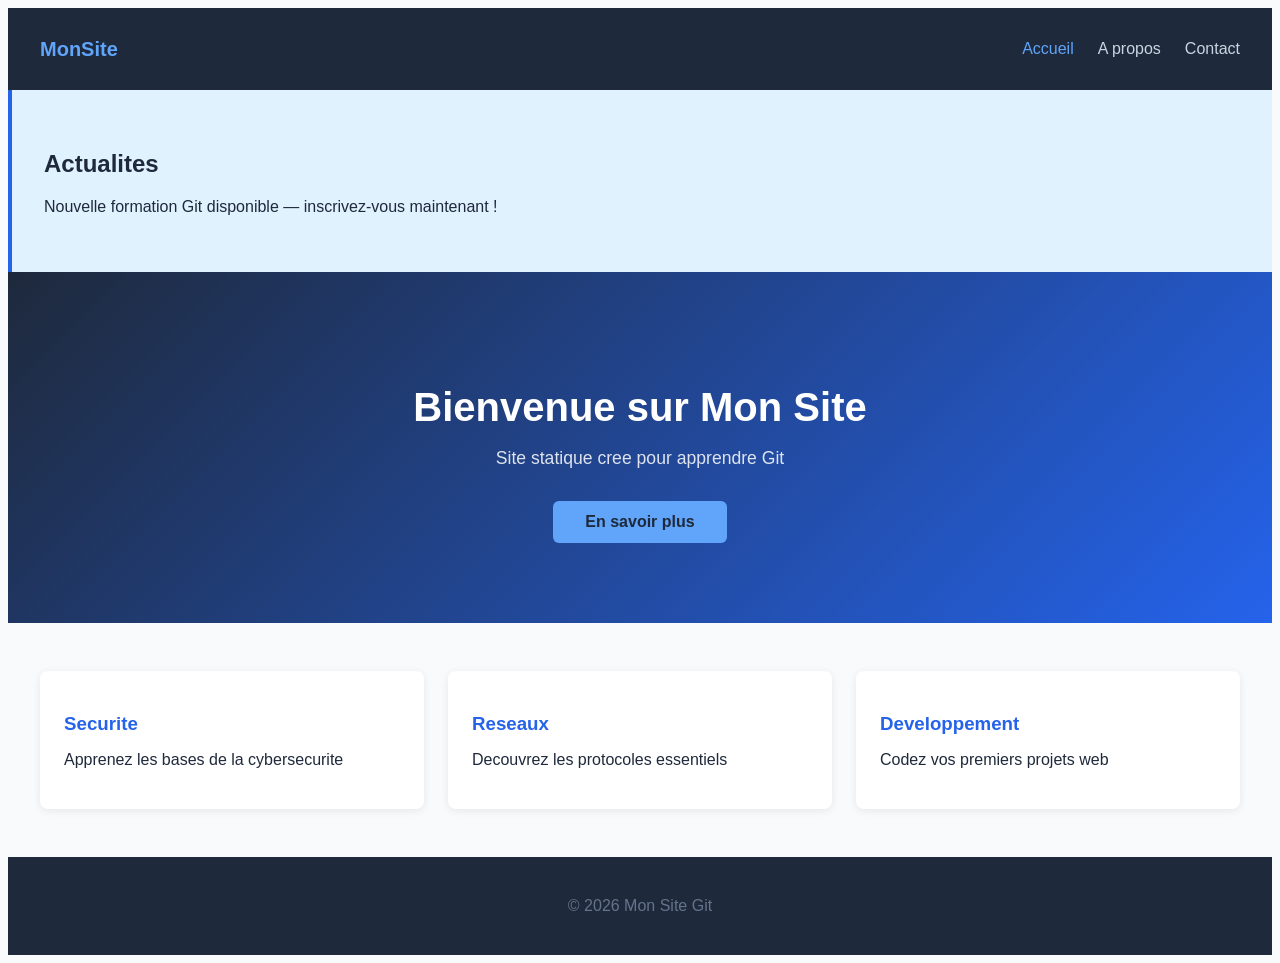
<file: index.html>
<!DOCTYPE html>
<html lang="fr">

<head>
    <meta charset="UTF-8">
    <meta name="viewport" content="width=device-width, initial-scale=1.0">
    <title>Mon Site Git</title>
    <link rel="stylesheet" href="css/style.css">
</head>

<body>
    <nav class="navbar">
        <span class="logo">MonSite</span>
        <ul>
            <li><a href="index.html" class="active">Accueil</a></li>
            <li><a href="about.html">A propos</a></li>
            <li><a href="contact.html">Contact</a></li>
        </ul>
    </nav>
    <main>
        <section class="news">
            <h2>Actualites</h2>
            <p>Nouvelle formation Git disponible — inscrivez-vous maintenant !</p>
        </section>
        <section class="hero">
            <h1>Bienvenue sur Mon Site</h1>
            <p>Site statique cree pour apprendre Git</p>
            <a href="about.html" class="btn">En savoir plus</a>
        </section>
        <section class="cards">
            <div class="card">
                <h3>Securite</h3>
                <p>Apprenez les bases de la cybersecurite</p>
            </div>
            <div class="card">
                <h3>Reseaux</h3>
                <p>Decouvrez les protocoles essentiels</p>
            </div>
            <div class="card">
                <h3>Developpement</h3>
                <p>Codez vos premiers projets web</p>
            </div>
        </section>
    </main>
    <footer>
        <p>&copy; <span id="year"></span> Mon Site Git</p>
    </footer>
    <script src="js/main.js"></script>
</body>

</html>
</file>
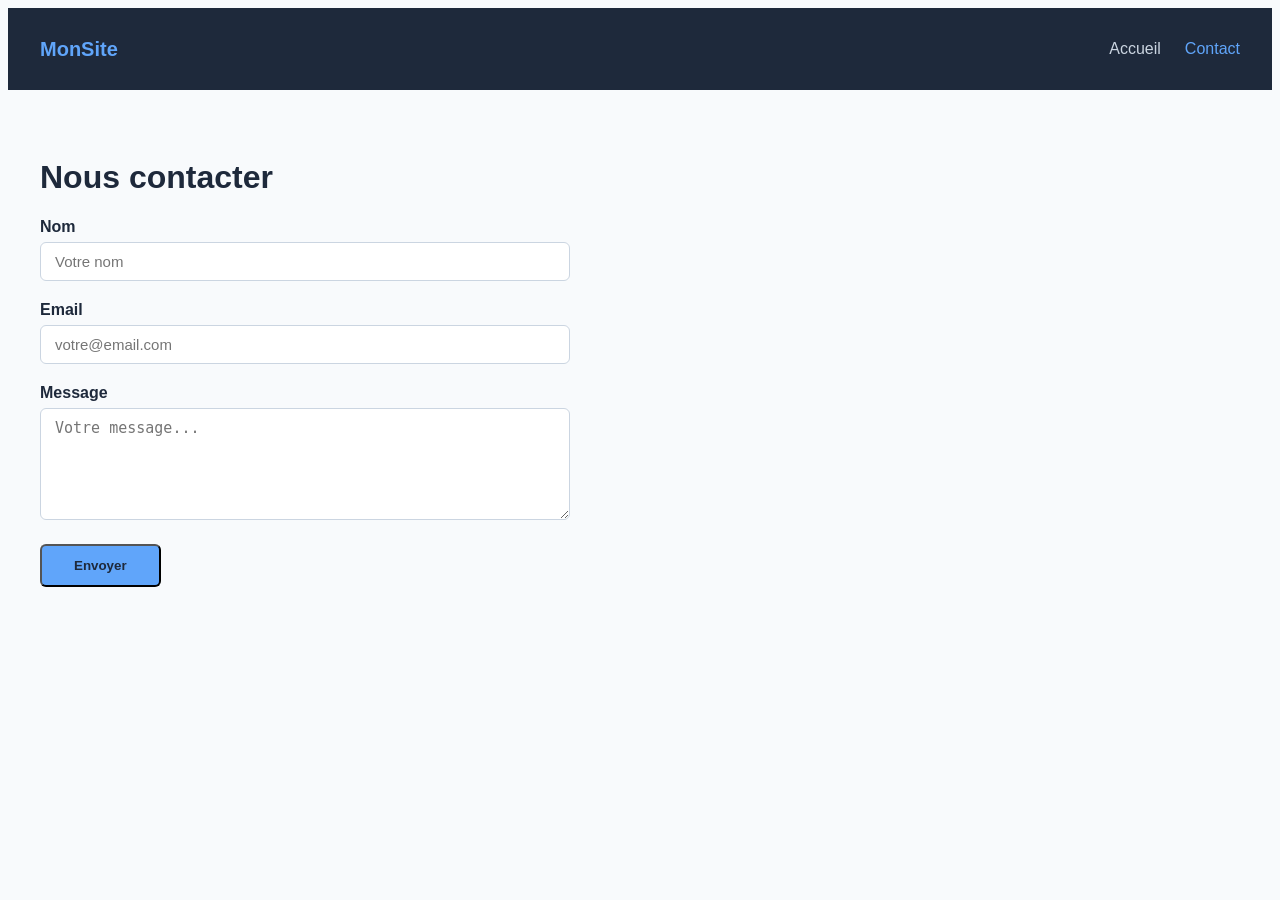
<file: contact.html>
<!DOCTYPE html>
<html lang="fr">

<head>
    <meta charset="UTF-8">
    <title>Contact</title>
    <link rel="stylesheet" href="css/style.css">
</head>

<body>
    <nav class="navbar">
        <span class="logo">MonSite</span>
        <ul>
            <li><a href="index.html">Accueil</a></li>
            <li><a href="contact.html" class="active">Contact</a></li>
        </ul>
    </nav>
    <main style="padding: 48px 32px;">
        <h1>Nous contacter</h1>
        <div id="success-msg" style="display:none; color:green; margin:16px 0;">
            Message envoye avec succes !
        </div>
        <div id="error-msg" style="display:none; color:red; margin:16px 0;"></div>
        <form id="contactForm" style="max-width:500px;">
            <div class="form-group">
                <label>Nom</label>
                <input type="text" id="name" placeholder="Votre nom">
            </div>
            <div class="form-group">
                <label>Email</label>
                <input type="email" id="email" placeholder="votre@email.com">
            </div>
            <div class="form-group">
                <label>Message</label>
                <textarea id="message" rows="5" placeholder="Votre message..."></textarea>
            </div>
            <button type="submit" class="btn">Envoyer</button>
        </form>
    </main>
    <script src="js/contact.js"></script>
</body>

</html>
</file>
<file: css/style.css>
body {
    font-family: 'Segoe UI', sans-serif;
    background: #f8fafc;
    color: #1e293b;
}

/* Navbar */
.navbar {
    display: flex;
    justify-content: space-between;
    align-items: center;
    background: #1e293b;
    padding: 16px 32px;
}

.navbar .logo {
    color: #60a5fa;
    font-size: 20px;
    font-weight: bold;
}

.navbar ul {
    list-style: none;
    display: flex;
    gap: 24px;
}

.navbar a {
    color: #cbd5e1;
    text-decoration: none;
}

.navbar a.active,
.navbar a:hover {
    color: #60a5fa;
}

.news {
    padding: 40px 32px;
    background: #e0f2fe;
    border-left: 4px solid #2563eb;
}

/* Hero */
.hero {
    text-align: center;
    padding: 80px 24px;
    background: linear-gradient(135deg, #1e293b, #2563eb);
    color: white;
}

.hero h1 {
    font-size: 2.5rem;
    margin-bottom: 16px;
}

.hero p {
    font-size: 1.1rem;
    margin-bottom: 32px;
    opacity: .85;
}

/* Button */
.btn {
    display: inline-block;
    padding: 12px 32px;
    background: #60a5fa;
    color: #1e293b;
    border-radius: 6px;
    text-decoration: none;
    font-weight: bold;
    transition: background .2s;
}

.btn:hover {
    background: #93c5fd;
}

/* Cards */
.cards {
    display: flex;
    gap: 24px;
    padding: 48px 32px;
    flex-wrap: wrap;
}

.card {
    flex: 1;
    min-width: 200px;
    background: white;
    border-radius: 8px;
    padding: 24px;
    box-shadow: 0 2px 8px rgb(0 0 0 / 8%);
}

.card h3 {
    color: #2563eb;
    margin-bottom: 10px;
}

/* Footer */
footer {
    text-align: center;
    padding: 24px;
    background: #1e293b;
    color: #64748b;
}

.form-group {
    margin-bottom: 20px;
}

.form-group label {
    display: block;
    margin-bottom: 6px;
    font-weight: 600;
    color: #1e293b;
}

.form-group input,
.form-group textarea {
    width: 100%;
    padding: 10px 14px;
    border: 1px solid #cbd5e1;
    border-radius: 6px;
    font-size: 15px;
}

.form-group input:focus,
.form-group textarea:focus {
    outline: none;
    border-color: #2563eb;
    box-shadow: 0 0 0 3px rgb(37 99 235 / 15%);
}
</file>
